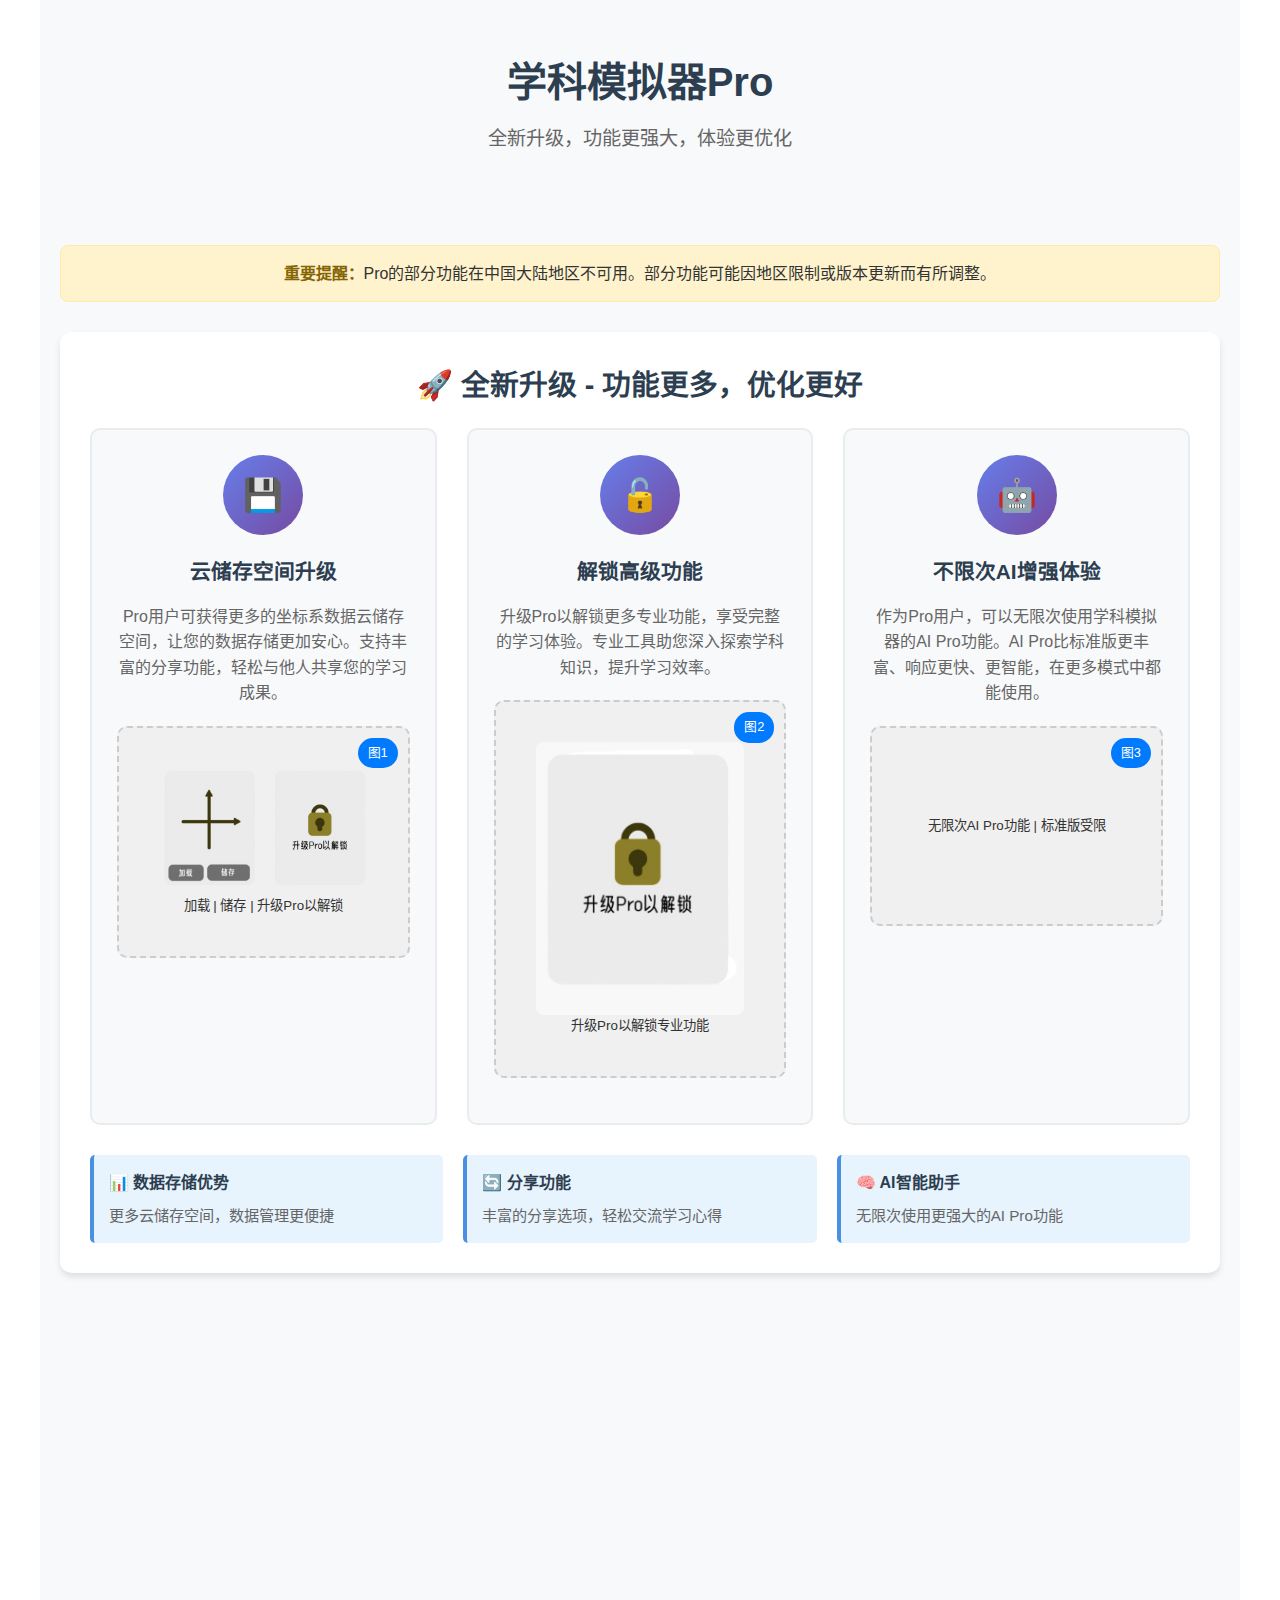
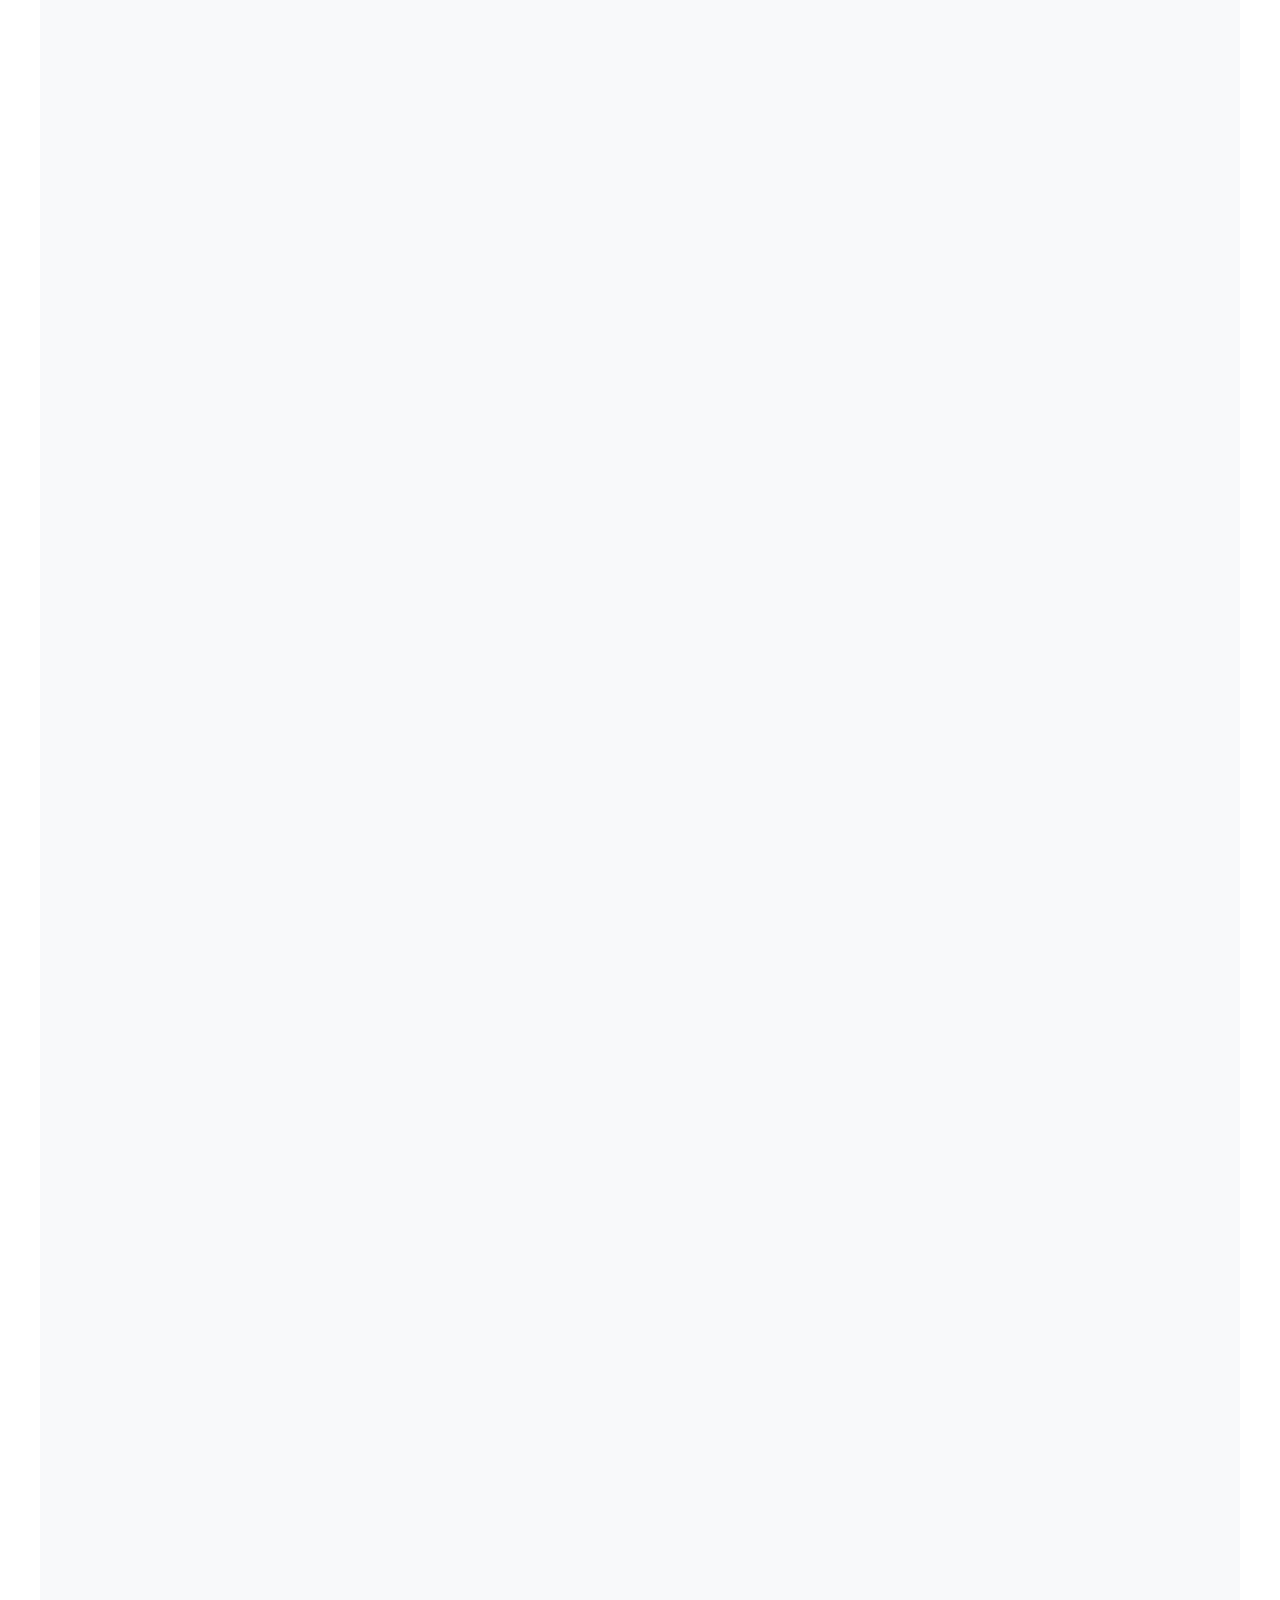
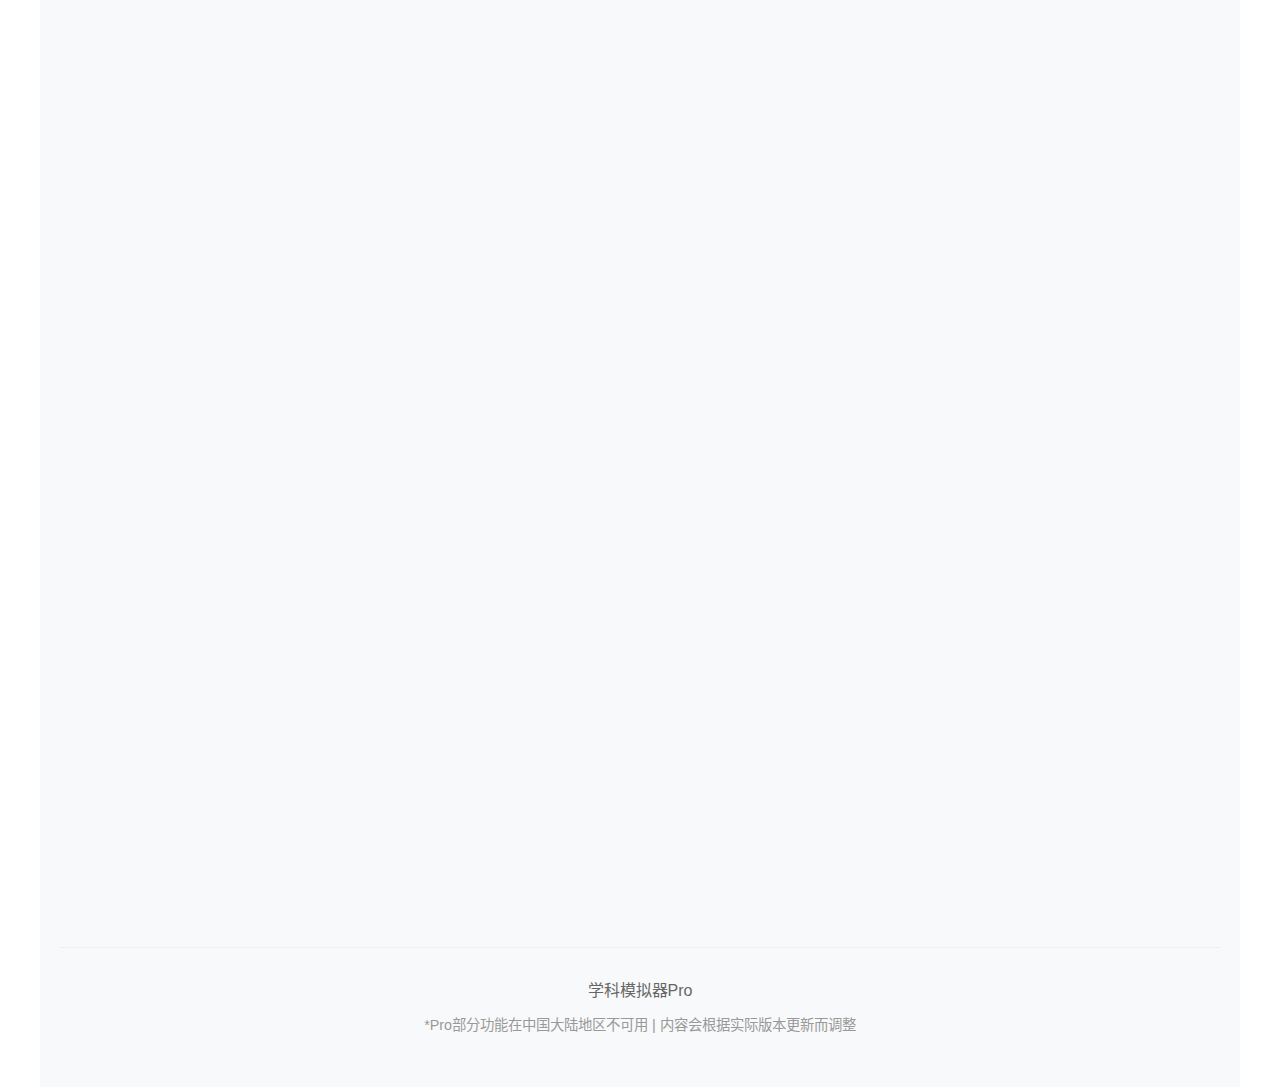
<file: index.html>
<!DOCTYPE html>
<html lang="zh-CN">
<head>
    <meta charset="UTF-8">
    <meta name="viewport" content="width=device-width, initial-scale=1.0">
    <title>学科模拟器 Pro</title>
    <style>
        * {
            margin: 0;
            padding: 0;
            box-sizing: border-box;
        }

        body {
            font-family: -apple-system, BlinkMacSystemFont, 'Segoe UI', Roboto, 'Helvetica Neue', Arial, sans-serif;
            line-height: 1.6;
            color: #333;
            background-color: #ffffff;
            transition: background-color 0.3s ease, color 0.3s ease;
        }

        /* 暗色模式适配 */
        @media (prefers-color-scheme: dark) {
            body {
                background-color: #1a1a1a;
                color: #e0e0e0;
            }
            
            .container {
                background-color: #2d2d2d;
                color: #e0e0e0;
            }
            
            h1, h2, h3 {
                color: #ffffff;
            }
            
            .feature-card {
                background-color: #3a3a3a;
                border-color: #555;
            }
            
            .btn {
                background-color: #4a90e2;
                color: white;
            }
            
            .btn:hover {
                background-color: #357abd;
            }
        }

        .container {
            max-width: 1200px;
            margin: 0 auto;
            padding: 20px;
            background-color: #f8f9fa;
            min-height: 100vh;
        }

        @media (prefers-color-scheme: dark) {
            .container {
                background-color: #2d2d2d;
            }
        }

        .header {
            text-align: center;
            margin-bottom: 40px;
            padding: 30px 0;
        }

        .header h1 {
            font-size: 2.5rem;
            font-weight: bold;
            color: #2c3e50;
            margin-bottom: 10px;
        }

        @media (prefers-color-scheme: dark) {
            .header h1 {
                color: #ffffff;
            }
        }

        .header p {
            font-size: 1.2rem;
            color: #666;
            margin-bottom: 20px;
        }

        @media (prefers-color-scheme: dark) {
            .header p {
                color: #aaa;
            }
        }

        .notice {
            background-color: #fff3cd;
            border: 1px solid #ffeaa7;
            border-radius: 8px;
            padding: 15px;
            margin-bottom: 30px;
            text-align: center;
        }

        @media (prefers-color-scheme: dark) {
            .notice {
                background-color: #4a2c17;
                border-color: #6b4226;
                color: #ffd700;
            }
            
            .notice strong {
                color: #ffd700;
            }
        }

        .notice strong {
            color: #856404;
        }

        .feature-section {
            margin-bottom: 50px;
            background-color: #ffffff;
            border-radius: 12px;
            padding: 30px;
            box-shadow: 0 4px 6px rgba(0, 0, 0, 0.1);
        }

        @media (prefers-color-scheme: dark) {
            .feature-section {
                background-color: #3a3a3a;
                box-shadow: 0 4px 6px rgba(0, 0, 0, 0.3);
            }
        }

        .feature-section h2 {
            font-size: 1.8rem;
            font-weight: bold;
            color: #2c3e50;
            margin-bottom: 20px;
            text-align: center;
        }

        @media (prefers-color-scheme: dark) {
            .feature-section h2 {
                color: #ffffff;
            }
        }

        .feature-grid {
            display: grid;
            grid-template-columns: repeat(auto-fit, minmax(300px, 1fr));
            gap: 30px;
            margin-bottom: 30px;
        }

        .feature-card {
            background-color: #f8f9fa;
            border: 2px solid #e9ecef;
            border-radius: 10px;
            padding: 25px;
            text-align: center;
            transition: transform 0.3s ease, box-shadow 0.3s ease;
        }

        .feature-card:hover {
            transform: translateY(-5px);
            box-shadow: 0 8px 25px rgba(0, 0, 0, 0.15);
        }

        @media (prefers-color-scheme: dark) {
            .feature-card {
                background-color: #404040;
                border-color: #555;
            }
        }

        .feature-icon {
            width: 80px;
            height: 80px;
            margin: 0 auto 20px;
            background: linear-gradient(135deg, #667eea 0%, #764ba2 100%);
            border-radius: 50%;
            display: flex;
            align-items: center;
            justify-content: center;
            font-size: 2rem;
            color: white;
            font-weight: bold;
        }

        .feature-card h3 {
            font-size: 1.3rem;
            font-weight: bold;
            color: #2c3e50;
            margin-bottom: 15px;
        }

        @media (prefers-color-scheme: dark) {
            .feature-card h3 {
                color: #ffffff;
            }
        }

        .feature-card p {
            color: #666;
            line-height: 1.6;
        }

        @media (prefers-color-scheme: dark) {
            .feature-card p {
                color: #ccc;
            }
        }

        .version-section {
            background: linear-gradient(135deg, #667eea 0%, #764ba2 100%);
            color: white;
            border-radius: 12px;
            padding: 30px;
            text-align: center;
            margin-bottom: 30px;
        }

        @media (prefers-color-scheme: dark) {
            .version-section {
                background: linear-gradient(135deg, #4a5568 0%, #2d3748 100%);
            }
        }

        .version-section h2 {
            color: white;
            margin-bottom: 20px;
        }

        .version-info {
            background-color: rgba(255, 255, 255, 0.1);
            border-radius: 10px;
            padding: 20px;
            margin: 20px 0;
        }

        .beta-button {
            background-color: #ff6b6b;
            color: white;
            border: none;
            padding: 12px 30px;
            border-radius: 25px;
            font-size: 1.1rem;
            font-weight: bold;
            cursor: pointer;
            transition: background-color 0.3s ease;
            margin-top: 15px;
        }

        .beta-button:hover {
            background-color: #ff5252;
        }

        .image-placeholder {
            background-color: #f0f0f0;
            border: 2px dashed #ccc;
            border-radius: 10px;
            padding: 40px;
            text-align: center;
            margin: 20px 0;
            position: relative;
            min-height: 200px;
            display: flex;
            flex-direction: column;
            justify-content: center;
            align-items: center;
        }

        @media (prefers-color-scheme: dark) {
            .image-placeholder {
                background-color: #404040;
                border-color: #666;
            }
        }

        .image-placeholder img {
            max-width: 100%;
            height: auto;
            border-radius: 8px;
        }

        .image-link {
            position: absolute;
            top: 10px;
            right: 10px;
            background-color: #007bff;
            color: white;
            padding: 5px 10px;
            border-radius: 15px;
            font-size: 0.8rem;
            text-decoration: none;
        }

        .image-link:hover {
            background-color: #0056b3;
        }

        .pro-benefits {
            display: grid;
            grid-template-columns: repeat(auto-fit, minmax(250px, 1fr));
            gap: 20px;
            margin-top: 30px;
        }

        .benefit-item {
            background-color: #e8f4fd;
            border-left: 4px solid #4a90e2;
            padding: 15px;
            border-radius: 5px;
        }

        @media (prefers-color-scheme: dark) {
            .benefit-item {
                background-color: #2a3d4d;
                border-left-color: #4a90e2;
            }
        }

        .benefit-item h4 {
            color: #2c3e50;
            margin-bottom: 8px;
        }

        @media (prefers-color-scheme: dark) {
            .benefit-item h4 {
                color: #ffffff;
            }
        }

        .benefit-item p {
            color: #666;
            font-size: 0.95rem;
            margin: 0;
        }

        @media (prefers-color-scheme: dark) {
            .benefit-item p {
                color: #ccc;
            }
        }

        .highlight-text {
            background-color: #fffacd;
            padding: 2px 4px;
            border-radius: 3px;
            font-weight: bold;
        }

        @media (prefers-color-scheme: dark) {
            .highlight-text {
                background-color: #4a3c17;
                color: #ffd700;
            }
        }

        .footer {
            text-align: center;
            margin-top: 50px;
            padding: 30px;
            color: #666;
            border-top: 1px solid #eee;
        }

        @media (prefers-color-scheme: dark) {
            .footer {
                color: #ffffff;
                border-top-color: #000000;
            }
        }
    </style>
</head>
<body>
    <div class="container">
        <div class="header">
            <h1>学科模拟器Pro</h1>
            <p>全新升级，功能更强大，体验更优化</p>
        </div>

        <div class="notice">
            <strong>重要提醒：</strong>Pro的部分功能在中国大陆地区不可用。部分功能可能因地区限制或版本更新而有所调整。
        </div>

        <!-- 功能升级介绍 -->
        <div class="feature-section">
            <h2>🚀 全新升级 - 功能更多，优化更好</h2>
            <div class="feature-grid">
                <div class="feature-card">
                    <div class="feature-icon">💾</div>
                    <h3>云储存空间升级</h3>
                    <p>Pro用户可获得更多的坐标系数据云储存空间，让您的数据存储更加安心。支持丰富的分享功能，轻松与他人共享您的学习成果。</p>
                    <div class="image-placeholder">
                        <a href="#" class="image-link">图1</a>
                        <img src="./图片/屏幕截图_2025-10-02_213900-removebg-preview.png" alt="坐标系数据云储存功能">
                        <small>加载 | 储存 | 升级Pro以解锁</small>
                    </div>
                </div>
                
                <div class="feature-card">
                    <div class="feature-icon">🔓</div>
                    <h3>解锁高级功能</h3>
                    <p>升级Pro以解锁更多专业功能，享受完整的学习体验。专业工具助您深入探索学科知识，提升学习效率。</p>
                    <div class="image-placeholder">
                        <a href="#" class="image-link">图2</a>
                        <img src="./图片/屏幕截图_2025-10-04_212226-removebg-preview.png" alt="解锁功能">
                        <small>升级Pro以解锁专业功能</small>
                    </div>
                </div>
                
                <div class="feature-card">
                    <div class="feature-icon">🤖</div>
                    <h3>不限次AI增强体验</h3>
                    <p>作为Pro用户，可以无限次使用学科模拟器的AI Pro功能。AI Pro比标准版更丰富、响应更快、更智能，在更多模式中都能使用。</p>
                    <div class="image-placeholder">
                        <a href="#" class="image-link">图3</a>
                        <small>无限次AI Pro功能 | 标准版受限</small>
                    </div>
                </div>
            </div>
            
            <div class="pro-benefits">
                <div class="benefit-item">
                    <h4>📊 数据存储优势</h4>
                    <p>更多云储存空间，数据管理更便捷</p>
                </div>
                <div class="benefit-item">
                    <h4>🔄 分享功能</h4>
                    <p>丰富的分享选项，轻松交流学习心得</p>
                </div>
                <div class="benefit-item">
                    <h4>🧠 AI智能助手</h4>
                    <p>无限次使用更强大的AI Pro功能</p>
                </div>
            </div>
        </div>

        <!-- 预览版本申请 -->
        <div class="feature-section">
            <div class="image-placeholder">
                <a href="#" class="image-link">图4</a>
                <img src="./图片/屏幕截图_2025-10-02_215138-removebg-preview.png" alt="新版本申请页面">
                <div style="text-align: left; margin-top: 15px;">
                    <p><strong>页面内容：</strong></p>
                    <p>• 蓝紫色圆形图标（含数学符号）</p>
                    <p>• 彩色小元素装饰</p>
                    <p>• "学科模拟器Pro"标题</p>
                    <p>• "有预览版本" + 版本号：4.0.0 (beta)</p>
                    <p>• 棕色"申请"按钮</p>
                    <p>• Pro用户可享受高级功能、参与新版本内测</p>
                </div>
            </div>
            
            <div class="pro-benefits">
                <div class="benefit-item">
                    <h4>🎯 最新版本</h4>
                    <p>优先体验4.0.0 beta版本</p>
                </div>
                <div class="benefit-item">
                    <h4>🔬 内测特权</h4>
                    <p>参与新功能的内测反馈</p>
                </div>
            </div>
        </div>

        <!-- 数据存储功能 -->
        <div class="feature-section">
            <h2>☁️ 坐标系数据云储存</h2>
            <div class="image-placeholder">
                <a href="#" class="image-link">图5</a>
                <img src="./图片/屏幕截图_2025-10-02_213900-removebg-preview.png" alt="数据存储Pro功能">
                <div style="text-align: left; margin-top: 15px;">
                    <p><strong>页面布局：</strong></p>
                    <p>• 顶部：蓝紫色圆形图标（带加减号等符号）</p>
                    <p>• 标题："学科模拟器Pro"</p>
                    <p>• 左侧：坐标系图标 + "加载"、"储存"按钮</p>
                    <p>• 右侧：锁形图标 + "升级Pro以解锁"</p>
                    <p>• 底部说明：Pro用户可享更多云储存空间和分享功能</p>
                </div>
            </div>
            
            <div class="feature-card" style="text-align: left;">
                <h3>📈 坐标系数据管理</h3>
                <p><span class="highlight-text">Pro用户专享：</span></p>
                <ul style="margin: 15px 0; padding-left: 20px;">
                    <li>更多的坐标系数据云储存空间</li>
                    <li>更丰富的分享功能</li>
                    <li>便捷的数据管理和同步</li>
                </ul>
                <p style="color: #666; font-style: italic; margin-top: 15px;">
                    *图片仅供参考，目前本版本未上线该功能<br>
                    *数据存储Pro功能说明
                </p>
            </div>
        </div>

        <!-- 广告屏蔽功能 -->
        <div class="feature-section">
            <h2>🚫 广告屏蔽特权</h2>
            <div class="image-placeholder">
                <a href="#" class="image-link">图6</a>
                <img src="./图片/画板图片 (3).png" alt="广告屏蔽功能">
                <div style="text-align: left; margin-top: 15px;">
                    <p><strong>功能展示：</strong></p>
                    <p>• 红色叉号覆盖"AD"字母（屏蔽广告标识）</p>
                    <p>• 对比说明：标准版无法屏蔽广告，Pro用户可以</p>
                </div>
            </div>
            
            <div class="feature-card" style="background-color: #fff5f5; border-color: #fed7d7;">
                <h3 style="color: #c53030;">🔇 无广告学习环境</h3>
                <p><span class="highlight-text">Pro用户特权：</span>在新版学科模拟器中，我们添加了广告，但<span class="highlight-text">Pro用户可以屏蔽广告</span>，享受纯净的学习体验。</p>
                <p style="color: #666; margin-top: 10px;"><strong>标准版用户：</strong>无法屏蔽广告</p>
                <p style="color: #666; margin-top: 5px;"><strong>Pro用户：</strong>可以屏蔽广告，专注学习</p>
                <p style="color: #666; font-style: italic; margin-top: 15px;">
                    *广告功能为版本更新内容，请以实际应用为准
                </p>
            </div>
        </div>

        <div class="footer">
            <p>学科模拟器Pro</p>
            <p style="margin-top: 10px; font-size: 0.9rem; color: #999;">
                *Pro部分功能在中国大陆地区不可用 | 内容会根据实际版本更新而调整
            </p>
        </div>
    </div>

    <script>
        // 自动适配系统暗色模式的JavaScript逻辑
        document.addEventListener('DOMContentLoaded', function() {
            // 检测系统主题偏好
            const prefersDark = window.matchMedia('(prefers-color-scheme: dark)');
            
            // 监听系统主题变化
            prefersDark.addListener(function(e) {
                console.log('系统主题偏好已变更:', e.matches ? '暗色模式' : '亮色模式');
            });
            
            // 为图片占位符添加点击事件（演示功能）
            const imageLinks = document.querySelectorAll('.image-link');
            imageLinks.forEach(function(link) {
                link.addEventListener('click', function(e) {
                    e.preventDefault();
                    const imageNumber = this.textContent;
                    alert(`图片 ${imageNumber} 链接位置\n\n在实际应用中，这里将链接到对应的图片资源文件。`);
                });
            });
            
            // 为申请按钮添加交互效果
            const betaButton = document.querySelector('.beta-button');
            if (betaButton) {
                betaButton.addEventListener('click', function() {
                    alert('Pro版本申请功能\n\n在实际应用中，点击此按钮将跳转到Pro版本申请页面。');
                });
            }
            
            // 添加平滑滚动效果
            const featureSections = document.querySelectorAll('.feature-section');
            const observerOptions = {
                threshold: 0.1,
                rootMargin: '0px 0px -50px 0px'
            };
            
            const sectionObserver = new IntersectionObserver(function(entries) {
                entries.forEach(function(entry) {
                    if (entry.isIntersecting) {
                        entry.target.style.opacity = '1';
                        entry.target.style.transform = 'translateY(0)';
                    }
                });
            }, observerOptions);
            
            // 初始化section动画状态
            featureSections.forEach(function(section) {
                section.style.opacity = '0';
                section.style.transform = 'translateY(20px)';
                section.style.transition = 'opacity 0.6s ease, transform 0.6s ease';
                sectionObserver.observe(section);
            });
        });
    </script>
</body>
</html>
</file>
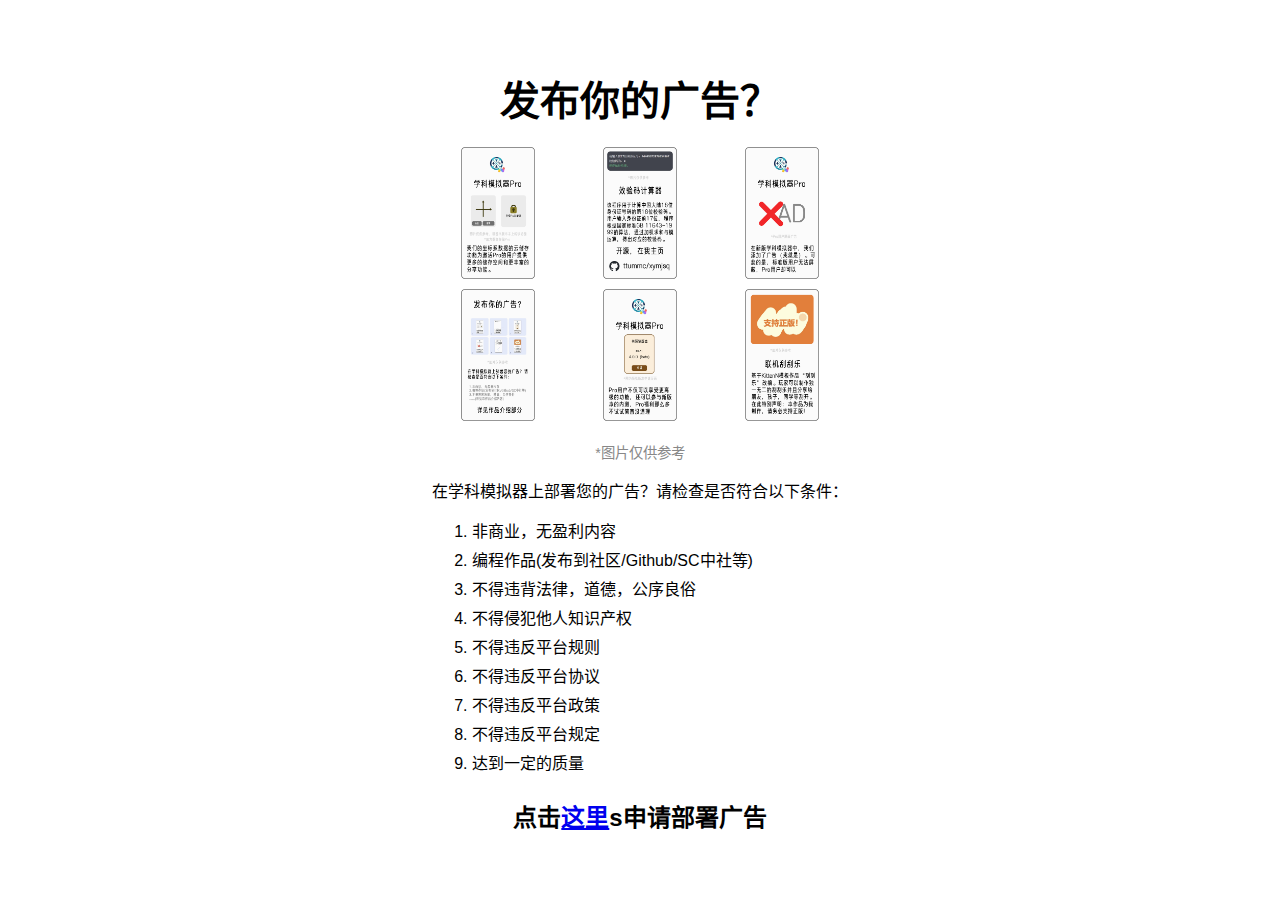
<file: ads.html>
<!DOCTYPE html>
<html lang="zh-CN">
<head>
    <meta charset="UTF-8">
    <meta name="viewport" content="width=device-width, initial-scale=1.0">
    <title>发布你的广告</title>
    <style>
        body {
            font-family: Arial, sans-serif;
            margin: 0;
            padding: 0;
            display: flex;
            justify-content: center;
            align-items: center;
            min-height: 100vh;
            background-color: #ffffff; /* 默认亮色模式背景 */
            color: #000000; /* 默认亮色模式文字颜色 */
            transition: background-color 0.3s, color 0.3s;
        }

        body.dark-mode {
            background-color: #121212; /* 暗色模式背景 */
            color: #ffffff; /* 暗色模式文字颜色 */
        }

        .container {
            text-align: center;
            max-width: 800px;
            padding: 20px;
        }

        h1 {
            font-size: 2.5em;
            margin-bottom: 20px;
        }

        .image-grid {
            display: grid;
            grid-template-columns: repeat(3, 1fr);
            gap: 10px;
            margin-bottom: 20px;
        }

        .image-item {
            width: 100%;
            padding-top: 100%; /* 1:1 Aspect Ratio */
            position: relative;
        }

        .image-item img {
            position: absolute;
            top: 0;
            left: 0;
            width: 100%;
            height: 100%;
            object-fit: cover;
        }

        .note {
            font-size: 0.9em;
            color: #888888;
            margin-bottom: 10px;
        }

        ol {
            text-align: left;
            margin-bottom: 20px;
        }

        li {
            margin-bottom: 5px;
        }

        .see-more {
            font-size: 1.5em;
            font-weight: bold;
        }
    </style>
</head>
<body>
    <div class="container">
        <h1>发布你的广告？</h1>
        
        <div class="image-grid">
            <div class="image-item">
                <!-- 替换为实际图片链接 -->
                <img src="广告/画板图片 (6).png" alt="广告示例1" style="width: 100%; height: 100%; object-fit: contain;">
            </div>
            <div class="image-item">
                <!-- 替换为实际图片链接 -->
                <img src="广告/画板图片 (7).png" alt="广告示例2" style="width: 100%; height: 100%; object-fit: contain;">
            </div>
            <div class="image-item">
                <!-- 替换为实际图片链接 -->
                <img src="广告/画板图片 (8).png" alt="广告示例3" style="width: 100%; height: 100%; object-fit: contain;">
            </div>
            <div class="image-item">
                <!-- 替换为实际图片链接 -->
                <img src="广告/画板图片 (9).png" alt="广告示例4" style="width: 100%; height: 100%; object-fit: contain;">
            </div>
            <div class="image-item">
                <!-- 替换为实际图片链接 -->
                <img src="广告/画板图片 (10).png" alt="广告示例5" style="width: 100%; height: 100%; object-fit: contain;">
            </div>
            <div class="image-item">
                <!-- 替换为实际图片链接 -->
                <img src="广告/画板图片 (11).png" alt="广告示例6" style="width: 100%; height: 100%; object-fit: contain;">
            </div>
        </div>

        <p class="note">*图片仅供参考</p>

        <p>在学科模拟器上部署您的广告？请检查是否符合以下条件：</p>

        <ol>
            <li>非商业，无盈利内容</li>
            <li>编程作品(发布到社区/Github/SC中社等)</li>
            <li>不得违背法律，道德，公序良俗</li>
            <li>不得侵犯他人知识产权</li>
            <li>不得违反平台规则</li>
            <li>不得违反平台协议</li>
            <li>不得违反平台政策</li>
            <li>不得违反平台规定</li>
            <li>达到一定的质量</li>
        </ol>
        <p class="see-more">点击<a href="https://forms.office.com/r/Zxs8uywLyX">这里</a>s申请部署广告</p>
    </div>

    <script>
        // 检测用户系统是否开启了暗色模式
        if (window.matchMedia && window.matchMedia('(prefers-color-scheme: dark)').matches) {
            document.body.classList.add('dark-mode');
        }

        // 监听系统主题变化
        window.matchMedia('(prefers-color-scheme: dark)').addEventListener('change', event => {
            if (event.matches) {
                document.body.classList.add('dark-mode');
            } else {
                document.body.classList.remove('dark-mode');
            }
        });
    </script>
</body>
</html>
</file>
